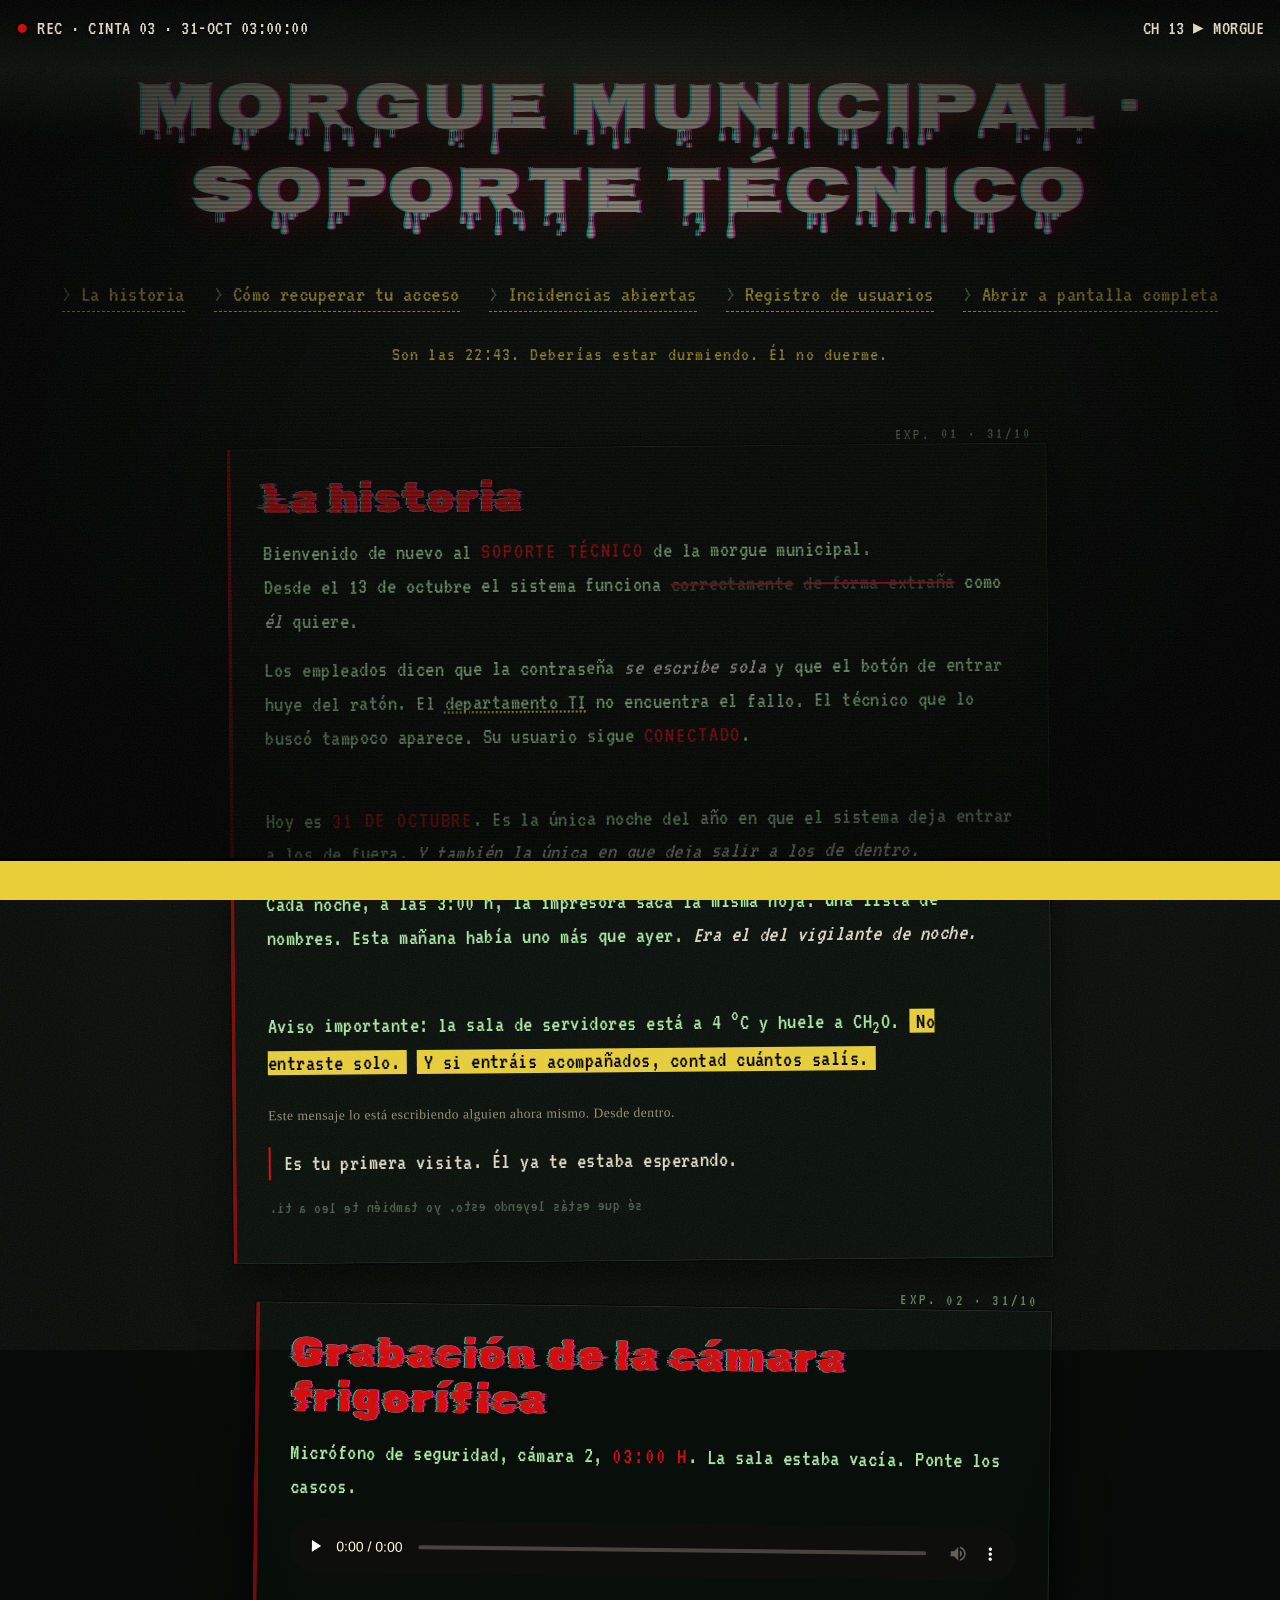
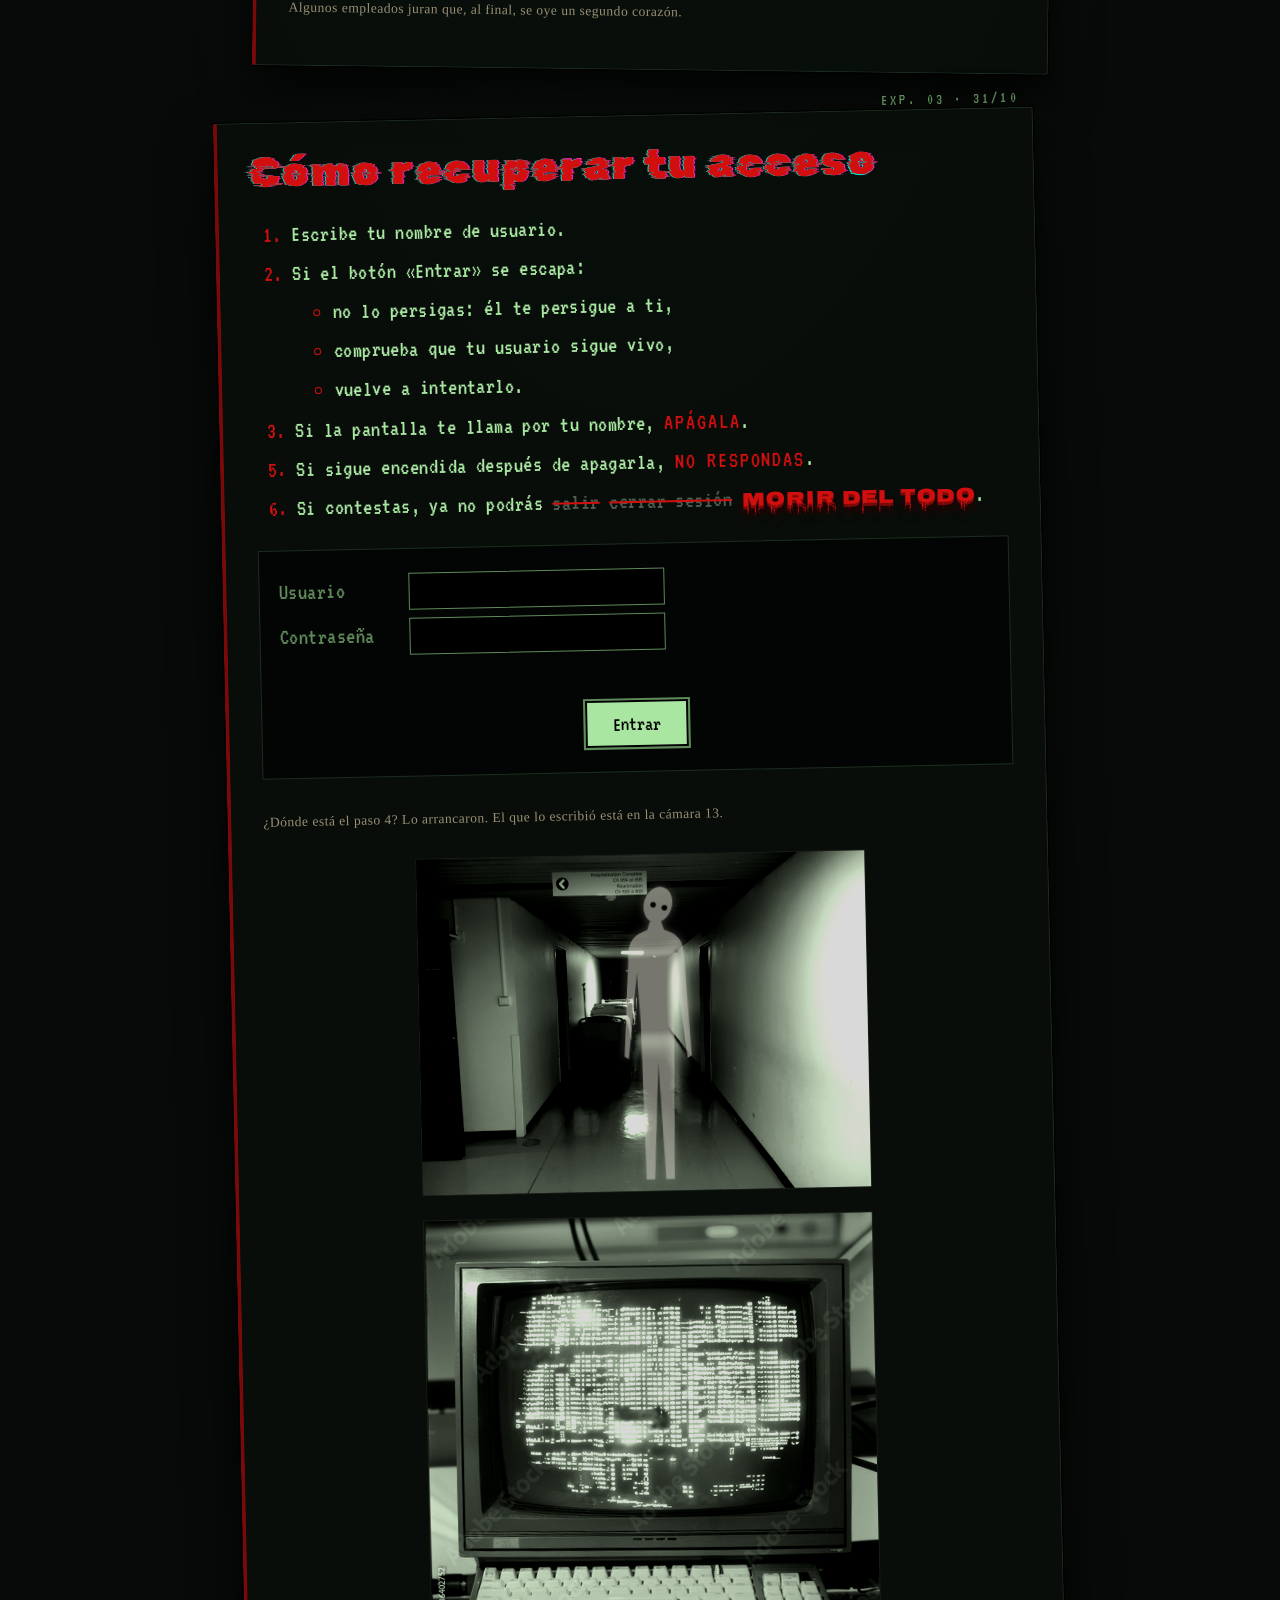
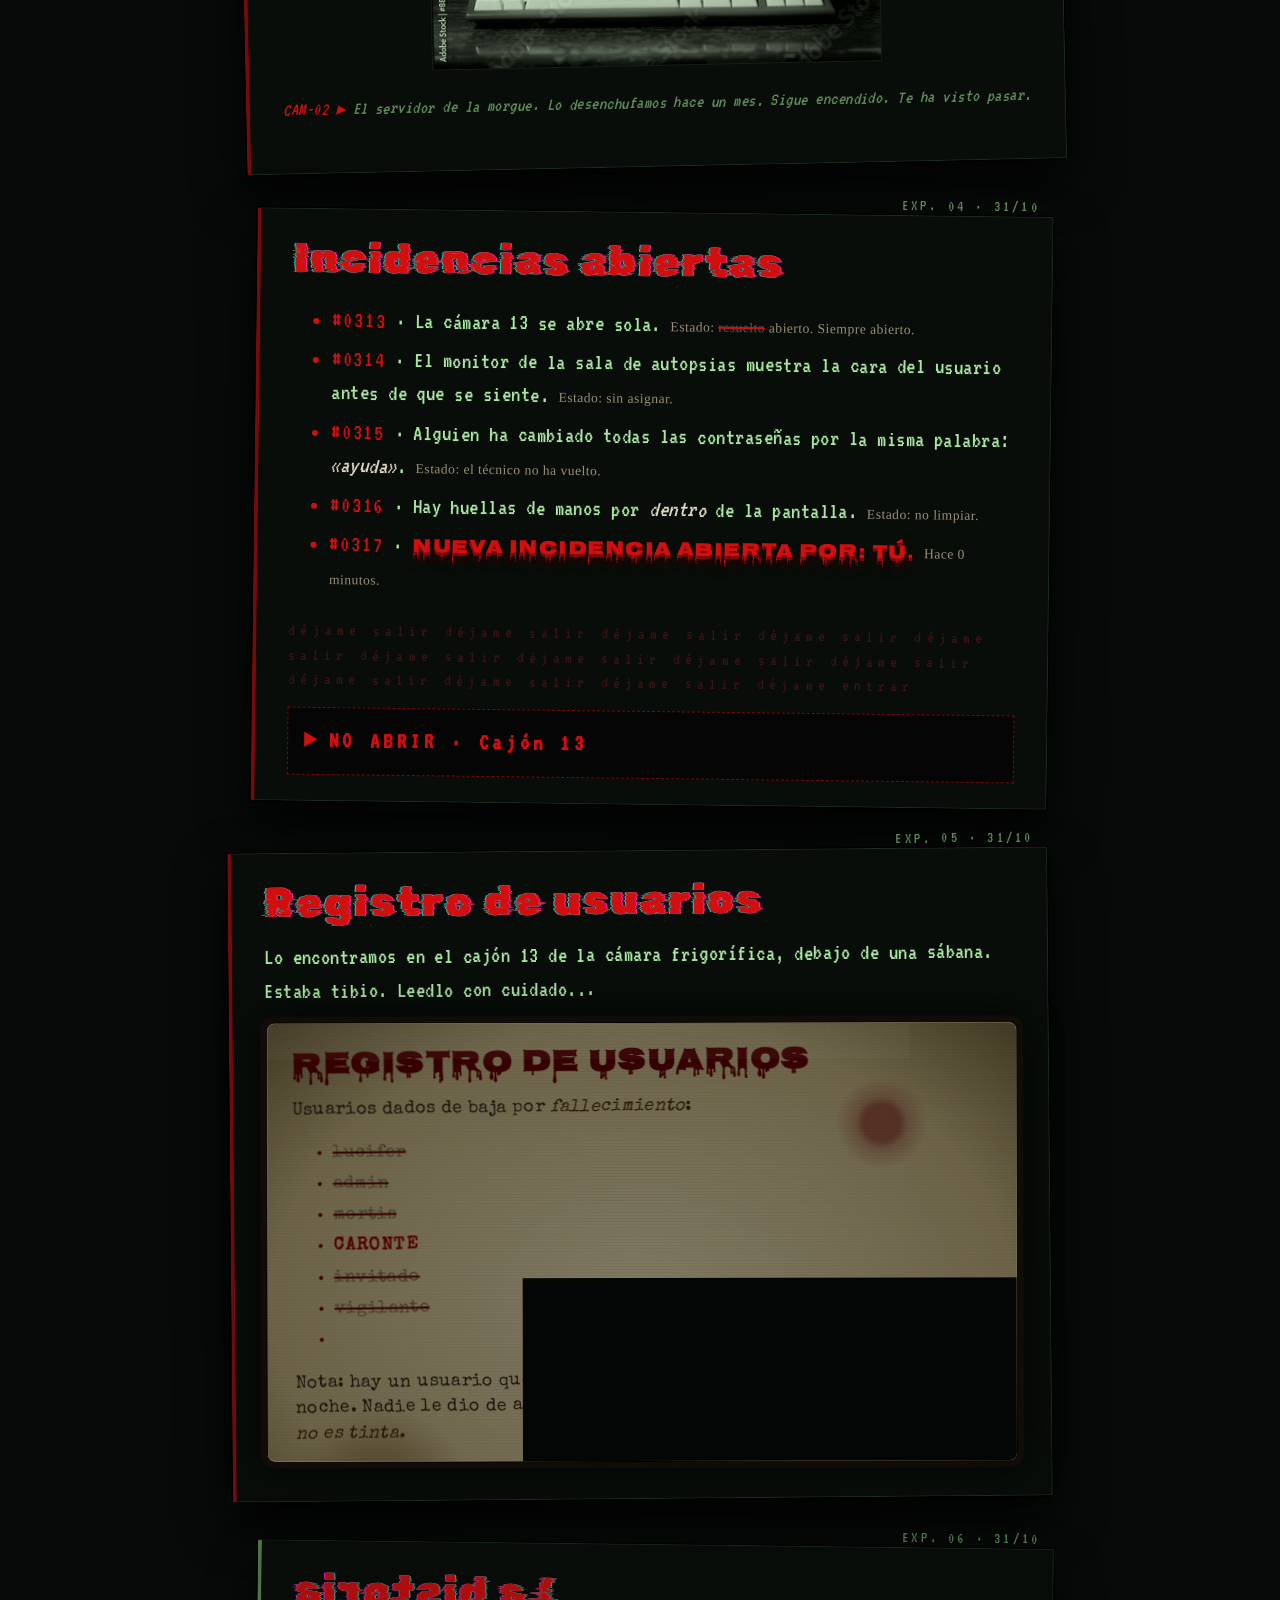
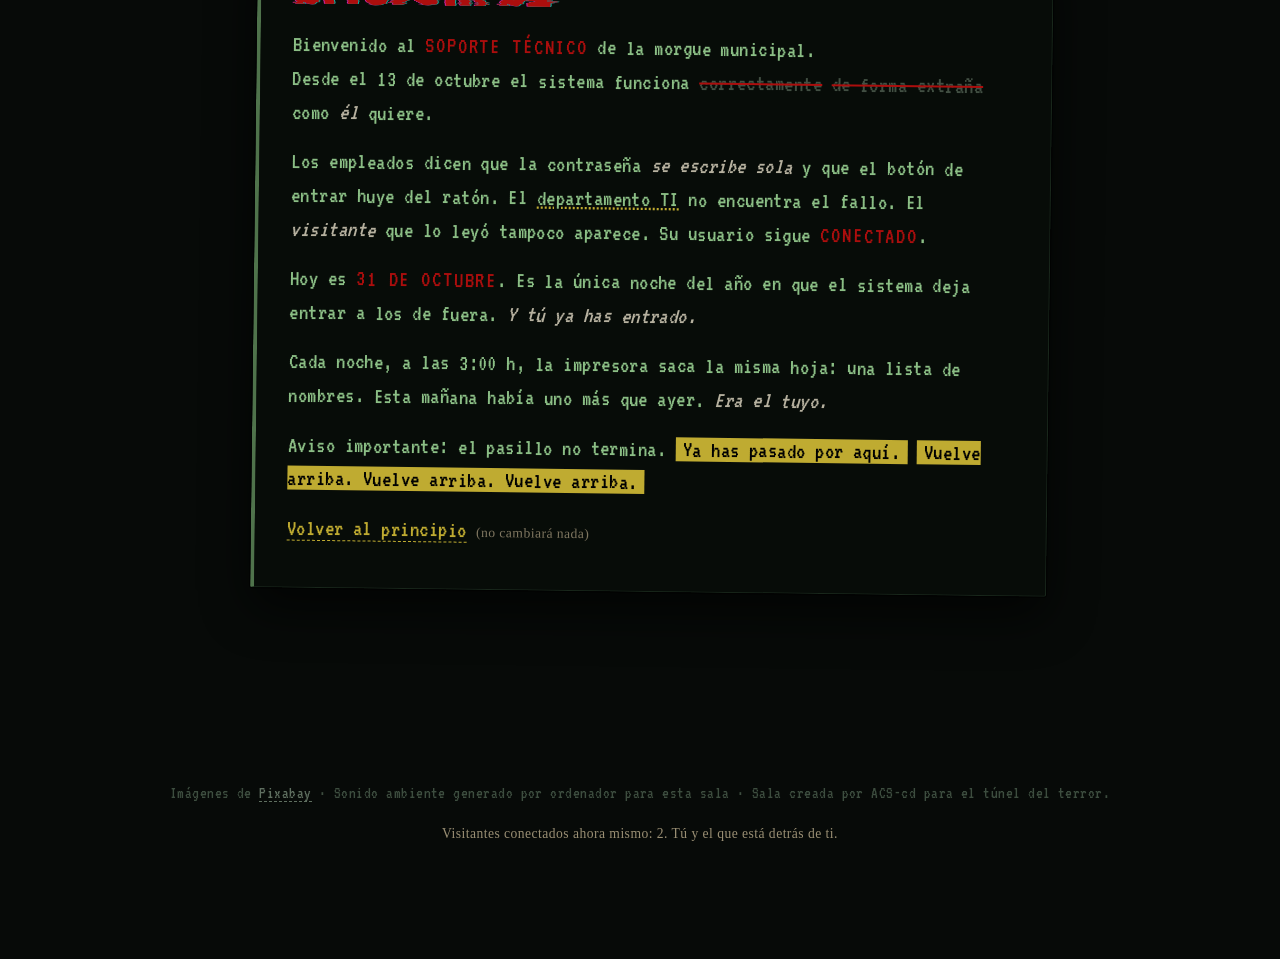
<file: index.html>
<!DOCTYPE html>
<html lang="es">
<head>
    <meta charset="UTF-8">
    <meta name="viewport" content="width=device-width, initial-scale=1.0">
    <meta name="author" content="ACS-cd">
    <title>Sala 3 · Morgue municipal · Soporte técnico</title>
    <link rel="stylesheet" href="css/terror.css">
    <link rel="stylesheet" href="css/pesadilla.css">
    <link rel="icon" id="icono" href="data:image/svg+xml,%3Csvg%20xmlns='http://www.w3.org/2000/svg'%20viewBox='0%200%2032%2032'%3E%3Cpath%20d='M2%2016%20Q16%204%2030%2016%20Q16%2028%202%2016Z'%20fill='%23ddd6c1'/%3E%3Ccircle%20cx='16'%20cy='16'%20r='6'%20fill='%237a0a0a'/%3E%3Ccircle%20cx='16'%20cy='16'%20r='2.5'%20fill='%23000'/%3E%3C/svg%3E">
    <script src="js/pesadilla.js" defer></script>
</head>
<body>
    <div class="rec" aria-hidden="true">REC · CINTA 03 · 31-OCT</div>
    <div class="canal" aria-hidden="true">CH 13 ▸ MORGUE</div>
    <div class="ojos" aria-hidden="true"></div>
    <header>
        <h1>Morgue municipal · Soporte técnico</h1>
        <nav>
            <ul>
                <li><a href="#historia">La historia</a></li>
                <li><a href="#lista">Cómo recuperar tu acceso</a></li>
                <li><a href="#incidencias">Incidencias abiertas</a></li>
                <li><a href="#pergamino">Registro de usuarios</a></li>
                <li><a href="pergamino.html">Abrir a pantalla completa</a></li>
            </ul>
        </nav>
        <p class="aviso-hora" id="hora"></p>
    </header>

    <main data-propietario="ACS-cd">
        <section id="historia">
            <h2>La historia</h2>
            <p><span data-despues="Bienvenido de nuevo">Bienvenido</span> al <strong>soporte técnico</strong> de la morgue municipal.<br>
            Desde el 13 de octubre el sistema funciona <del>correctamente</del> <del>de forma extraña</del> como <em>él</em> quiere.</p>
            <p>Los empleados dicen que la contraseña <em>se escribe sola</em> y que el botón de entrar huye del ratón.
            El <abbr title="Departamento de Tecnologías de la Información">departamento TI</abbr> no encuentra el fallo.
            El técnico que lo buscó tampoco aparece. Su usuario sigue <strong>conectado</strong>.
            <span class="oculto">Sigue aquí. Debajo del suelo técnico. Le oímos teclear.</span></p>
            <p>Hoy es <strong>31 de octubre</strong>. Es la única noche del año en que el sistema deja entrar a los de fuera.
            <em>Y también la única en que deja salir a los de dentro.</em></p>
            <p>Cada noche, a las 3:00 h, la impresora saca la misma hoja: una lista de nombres.
            Esta mañana había uno más que ayer. <em>Era el del vigilante de noche.</em>
            <span class="oculto">Mañana habrá otro. Ya ha empezado a escribirlo.</span></p>
            <p>Aviso importante: la sala de servidores está a 4 <sup>o</sup>C y huele a CH<sub>2</sub>O. <mark data-despues="No entraste solo.">No entréis solos.</mark>
            <mark>Y si entráis acompañados, contad cuántos salís.</mark></p>
            <p><small data-despues="Este mensaje lo está escribiendo alguien ahora mismo. Desde dentro.">Este mensaje se ha generado automáticamente... ¿o no? Lleva tu nombre en la última línea del código.</small></p>
            <p class="visitas" id="visitas"></p>
            <!-- El usuario válido está en el registro (pergamino.html) -->
            <p class="espejo">sé que estás leyendo esto. yo también te leo a ti.</p>
            <!-- No mires detrás de ti. Ya sabemos que estás leyendo el código fuente. -->
        </section>

        <section id="sonido">
            <h2>Grabación de la cámara frigorífica</h2>
            <p>Micrófono de seguridad, cámara 2, <strong>03:00 h</strong>. La sala estaba vacía. Ponte los cascos.</p>
            <audio src="audio/morgue.mp3" controls loop preload="none">Tu navegador no puede reproducir la grabación. Mejor para ti.</audio>
            <p><small>Algunos empleados juran que, al final, se oye un segundo corazón. <span class="oculto">Es el tuyo. Se está acompasando con el de él.</span></small></p>
        </section>

        <section id="lista">
            <h2>Cómo recuperar tu acceso</h2>
            <ol>
                <li>Escribe tu nombre de usuario.</li>
                <li>Si el botón «Entrar» se escapa:
                    <ul>
                        <li data-despues="no lo persigas: él te persigue a ti,">no lo persigas,</li>
                        <li>comprueba que tu usuario sigue vivo,</li>
                        <li>vuelve a intentarlo.</li>
                    </ul>
                </li>
                <li>Si la pantalla te llama por tu nombre, <strong>apágala</strong>.</li>
                <li value="5">Si sigue encendida después de apagarla, <strong>no respondas</strong>.</li>
                <li>Si contestas, ya no podrás <del>salir</del> <del>cerrar sesión</del> <span class="sangre">morir del todo</span>.</li>
            </ol>
            <form class="login" id="login" action="#" autocomplete="off">
                <p><label for="usuario">Usuario</label> <input id="usuario" name="usuario" type="text" maxlength="20" spellcheck="false"></p>
                <p><label for="clave">Contraseña</label> <input id="clave" name="clave" type="password" readonly></p>
                <p class="respuesta" id="respuesta" aria-live="polite"></p>
                <p><button type="button" id="entrar">Entrar</button></p>
            </form>
            <p class="tras-boton" id="tras-boton" hidden>No tenías que pulsarlo. <a href="camara13.html">Ahora tienes que bajar a la cámara 13.</a></p>
            <p><small>¿Dónde está el paso 4? Lo arrancaron. El que lo escribió está en la cámara 13.</small></p>
            <div class="pasillo">
                <img src="img/morgue.jpg" alt="Pasillo de hospital antiguo con luces fluorescentes parpadeando y camas vacías al fondo" width="450">
            </div>
            <figure>
                <img src="img/ordenador.jpg" alt="Ordenador viejo con la pantalla verde en una sala oscura" width="450">
                <figcaption data-despues="El servidor de la morgue. Lo desenchufamos hace un mes. Sigue encendido. Te ha visto pasar.">El servidor de la morgue. Lo desenchufamos hace un mes. Sigue encendido. <em>No te acerques demasiado.</em></figcaption>
            </figure>
        </section>

        <section id="incidencias">
            <h2>Incidencias abiertas</h2>
            <ul>
                <li><strong>#0313</strong> · La cámara 13 se abre sola. <small>Estado: <del>resuelto</del> abierto. Siempre abierto.</small></li>
                <li><strong>#0314</strong> · El monitor de la sala de autopsias muestra la cara del usuario antes de que se siente. <small>Estado: sin asignar.</small></li>
                <li><strong>#0315</strong> · Alguien ha cambiado todas las contraseñas por la misma palabra: <em>«ayuda»</em>. <small>Estado: el técnico no ha vuelto.</small></li>
                <li><strong>#0316</strong> · Hay huellas de manos por <em>dentro</em> de la pantalla. <small>Estado: no limpiar.</small></li>
                <li><strong>#0317</strong> · <span class="sangre">Nueva incidencia abierta por: tú.</span> <small id="hace">Hace 0 minutos.</small></li>
            </ul>
            <p class="repite">déjame salir déjame salir déjame salir déjame salir déjame salir déjame salir déjame salir déjame salir déjame salir déjame salir déjame salir déjame salir déjame entrar</p>
            <details class="prohibido">
                <summary>NO ABRIR · Cajón 13</summary>
                <p>TE ESTÁ MIRANDO</p>
                <p><small>Ahora él también sabe tu nombre de usuario.</small></p>
            </details>
        </section>

        <section id="pergamino">
            <h2>Registro de usuarios</h2>
            <p>Lo encontramos en el cajón 13 de la cámara frigorífica, debajo de una sábana. Estaba tibio. Leedlo con cuidado...</p>
            <iframe src="pergamino.html" title="Registro de usuarios" width="600" height="400"></iframe>
        </section>

        <!-- Esta sección no debería estar aquí. Nadie la ha escrito. -->
        <section id="historia-otra-vez" class="repetida">
            <h2>La historia</h2>
            <p>Bienvenido al <strong>soporte técnico</strong> de la morgue municipal.<br>
            Desde el 13 de octubre el sistema funciona <del>correctamente</del> <del>de forma extraña</del> como <em>él</em> quiere.</p>
            <p>Los empleados dicen que la contraseña <em>se escribe sola</em> y que el botón de entrar huye del ratón.
            El <abbr title="Departamento de Tecnologías de la Información">departamento TI</abbr> no encuentra el fallo.
            El <em>visitante</em> que lo leyó tampoco aparece. Su usuario sigue <strong>conectado</strong>.</p>
            <p>Hoy es <strong>31 de octubre</strong>. Es la única noche del año en que el sistema deja entrar a los de fuera.
            <em>Y tú ya has entrado.</em></p>
            <p>Cada noche, a las 3:00 h, la impresora saca la misma hoja: una lista de nombres.
            Esta mañana había uno más que ayer. <em>Era el tuyo.</em></p>
            <p>Aviso importante: el pasillo no termina. <mark>Ya has pasado por aquí.</mark>
            <mark>Vuelve arriba. Vuelve arriba. Vuelve arriba.</mark></p>
            <p><a href="#historia">Volver al principio</a> <small>(no cambiará nada)</small></p>
        </section>
    </main>

    <footer>
        <p>Imágenes de <a href="https://pixabay.com" target="_blank" rel="noopener">Pixabay</a> · Sonido ambiente generado por ordenador para esta sala · Sala creada por ACS-cd para el túnel del terror<a class="grieta" href="camara13.html">.</a></p>
        <p><small>Visitantes conectados ahora mismo: 2. Tú y el que está detrás de ti.</small></p>
    </footer>
    <div class="emision" aria-hidden="true">
        <p>⚠ AVISO DE EMERGENCIA · NOCHE DEL 31 DE OCTUBRE · SE RUEGA A LA POBLACIÓN QUE NO SALGA DE CASA · NO ABRA LA PUERTA A NADIE QUE DIGA TRABAJAR EN LA MORGUE MUNICIPAL · SI ALGUIEN DE SU FAMILIA LE LLAMA DESDE OTRA HABITACIÓN, NO CONTESTE · NO MIRE POR LA VENTANA · LOS CUERPOS DE LA CÁMARA 13 NO HAN SIDO LOCALIZADOS · ESTE MENSAJE SE REPETIRÁ · ESTE MENSAJE SE REPETIRÁ · ESTE MENSAJE SE REPETIRÁ · YA ESTÁ DENTRO ·</p>
    </div>
    <!-- Registro de usuarios · alta nueva: visitante (tú). Hora de acceso: ahora. Estado: ya no puede salir. -->
    <!-- La cámara 13 está en camara13.html. No bajes. -->
</body>
</html>
</file>
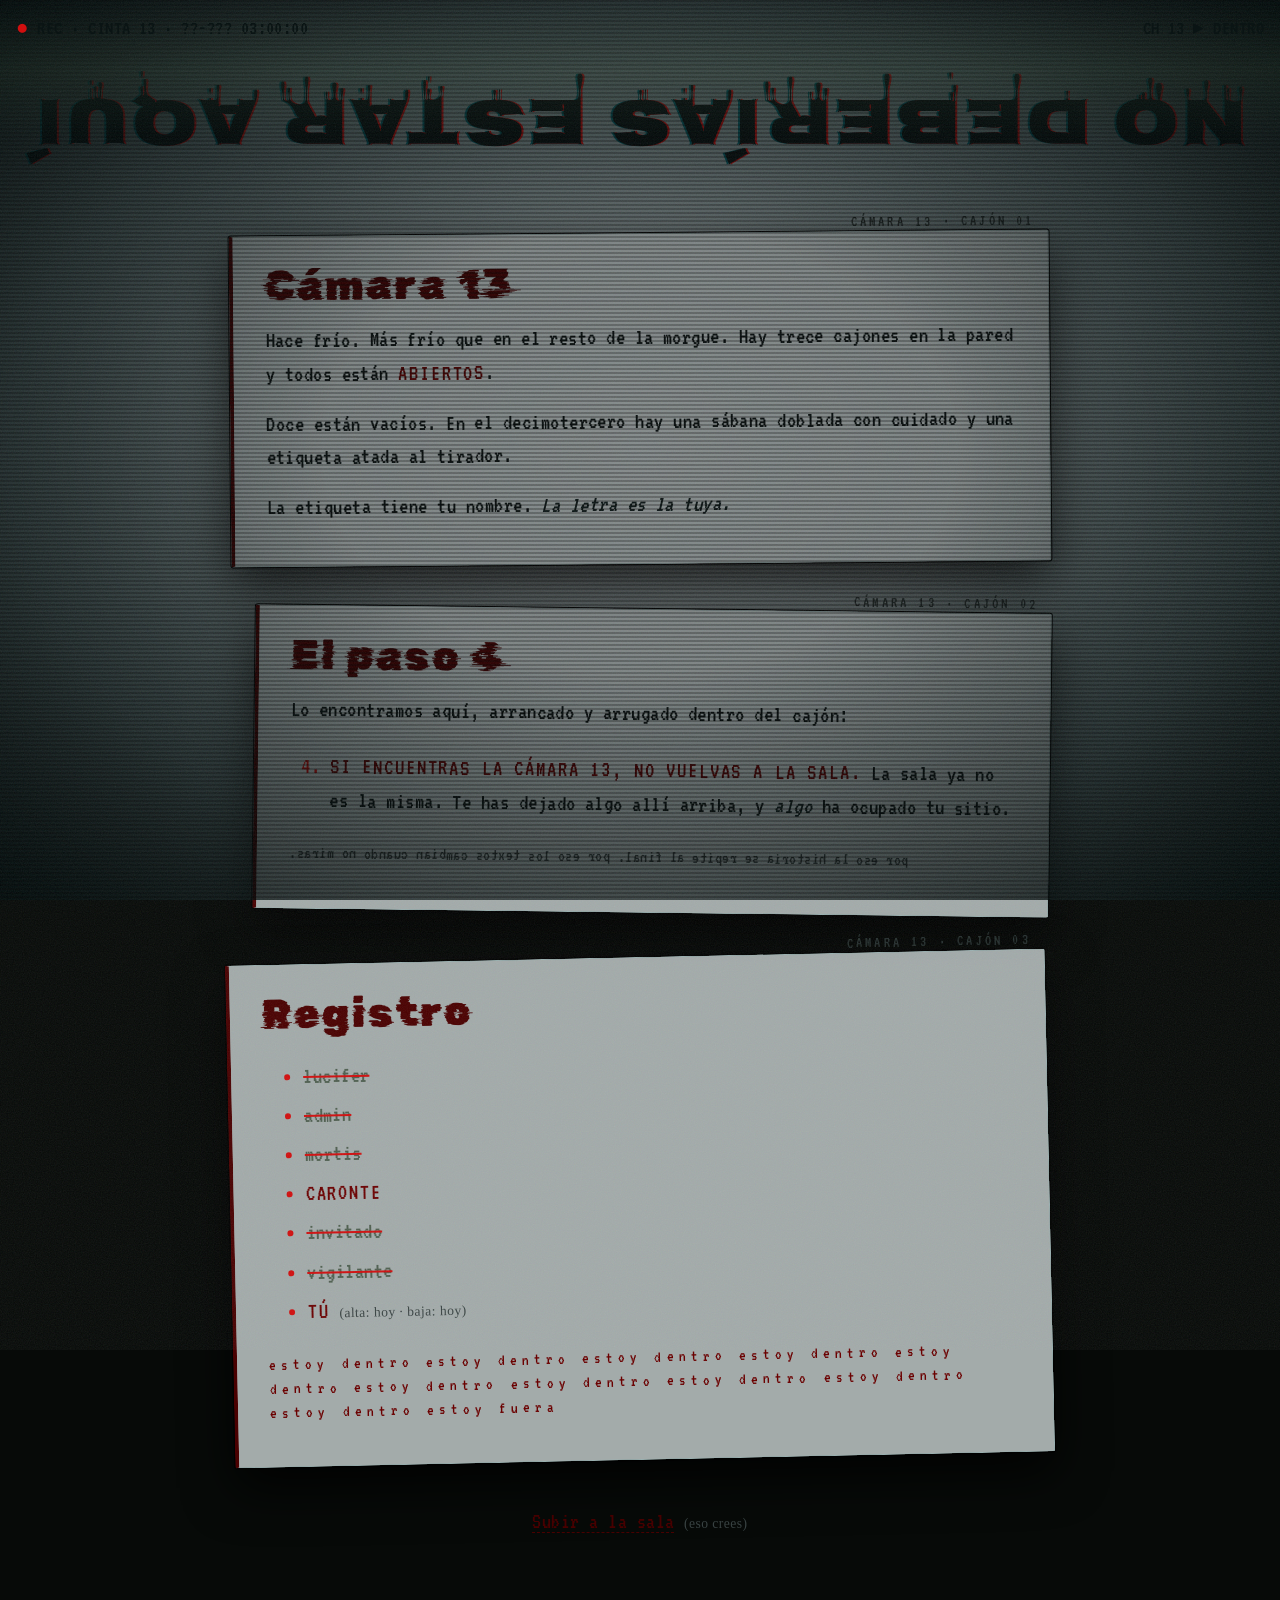
<file: camara13.html>
<!DOCTYPE html>
<html lang="es">
<head>
    <meta charset="UTF-8">
    <meta name="viewport" content="width=device-width, initial-scale=1.0">
    <meta name="author" content="ACS-cd">
    <title>Cámara 13</title>
    <link rel="stylesheet" href="css/terror.css">
    <link rel="stylesheet" href="css/pesadilla.css">
    <script src="js/pesadilla.js" defer></script>
</head>
<body class="otro-lado">
    <div class="rec" aria-hidden="true">REC · CINTA 13 · ??-???</div>
    <div class="canal" aria-hidden="true">CH 13 ▸ DENTRO</div>
    <header>
        <h1>No deberías estar aquí</h1>
    </header>
    <main>
        <section>
            <h2>Cámara 13</h2>
            <p>Hace frío. Más frío que en el resto de la morgue. Hay trece cajones en la pared y todos están <strong>abiertos</strong>.</p>
            <p>Doce están vacíos. En el decimotercero hay una sábana doblada con cuidado y una etiqueta atada al tirador.</p>
            <p>La etiqueta tiene tu nombre<span id="etiqueta"></span>. <em>La letra es la tuya.</em></p>
        </section>
        <section>
            <h2>El paso 4</h2>
            <p>Lo encontramos aquí, arrancado y arrugado dentro del cajón:</p>
            <ol start="4">
                <li><strong>Si encuentras la cámara 13, no vuelvas a la sala.</strong> La sala ya no es la misma. Te has dejado algo allí arriba, y <em>algo</em> ha ocupado tu sitio.</li>
            </ol>
            <p class="espejo">por eso la historia se repite al final. por eso los textos cambian cuando no miras.</p>
        </section>
        <section>
            <h2>Registro</h2>
            <ul>
                <li><del>lucifer</del></li>
                <li><del>admin</del></li>
                <li><del>mortis</del></li>
                <li><strong>caronte</strong></li>
                <li><del>invitado</del></li>
                <li><del>vigilante</del></li>
                <li><strong id="registro-tu">tú</strong> <small>(alta: hoy · baja: hoy)</small></li>
            </ul>
            <p class="repite">estoy dentro estoy dentro estoy dentro estoy dentro estoy dentro estoy dentro estoy dentro estoy dentro estoy dentro estoy dentro estoy fuera</p>
        </section>
        <p class="salida"><a href="index.html">Subir a la sala</a> <small>(eso crees)</small></p>
    </main>
    <!-- Si estás leyendo esto, sube. Rápido. Antes de que la sala te olvide. -->
</body>
</html>
</file>
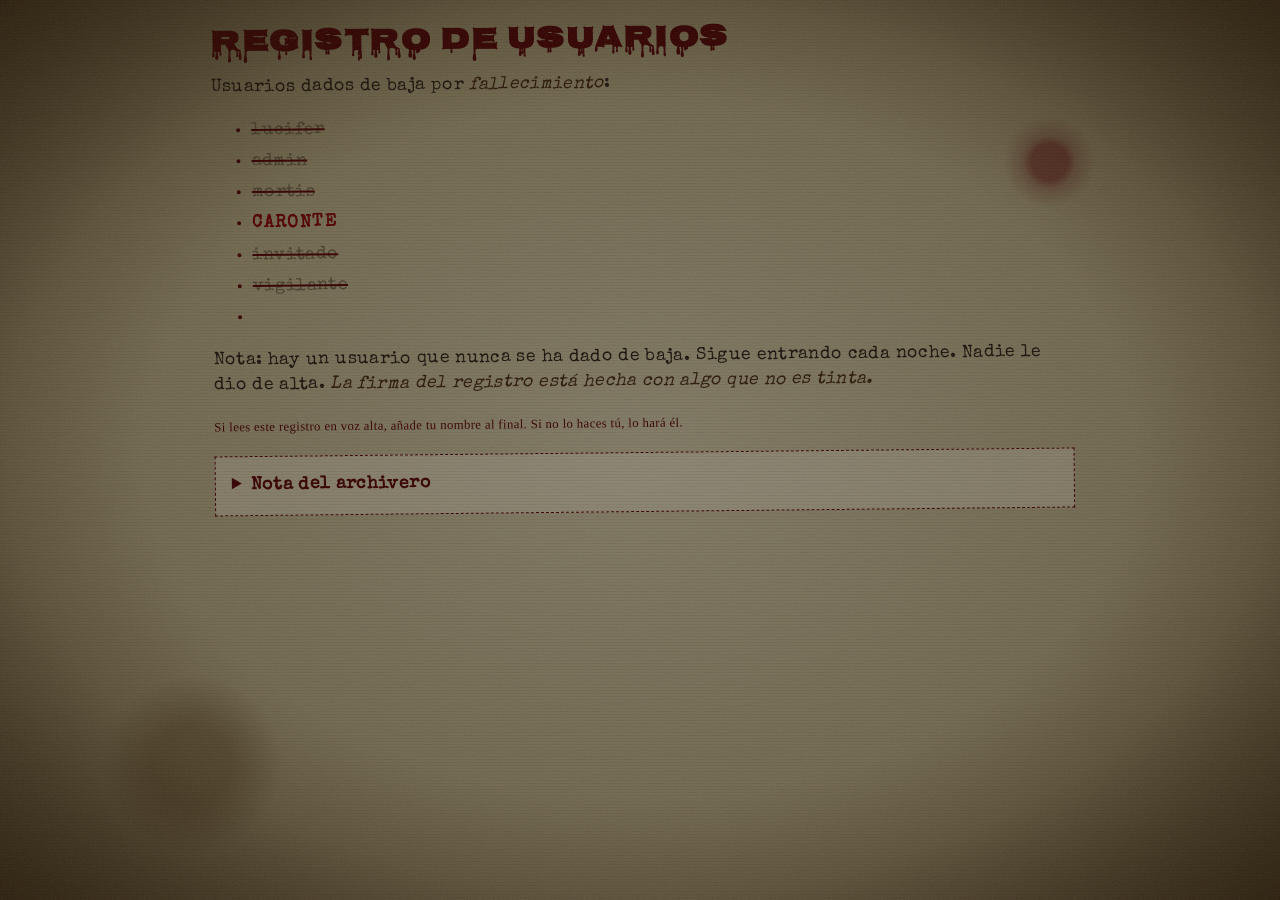
<file: pergamino.html>
<!DOCTYPE html>
<html lang="es">
<head>
    <meta charset="UTF-8">
    <meta name="viewport" content="width=device-width, initial-scale=1.0">
    <meta name="author" content="ACS-cd">
    <title>Registro de usuarios · Sala 3</title>
    <link rel="stylesheet" href="css/terror.css">
    <link rel="stylesheet" href="css/pesadilla.css">
    <script src="js/pesadilla.js" defer></script>
</head>
<body class="pergamino">
    <main>
        <h1>Registro de usuarios</h1>
        <p>Usuarios dados de baja por <em>fallecimiento</em>:</p>
        <ul>
            <li><del>lucifer</del></li>
            <li><del>admin</del></li>
            <li><del>mortis</del></li>
            <li><strong>caronte</strong></li>
            <li><del>invitado</del></li>
            <li><del>vigilante</del></li>
            <li class="tu"><span class="oculto">tú</span></li>
        </ul>
        <p>Nota: hay un usuario que nunca se ha dado de baja. Sigue entrando cada noche.
        Nadie le dio de alta. <em>La firma del registro está hecha con algo que no es tinta.</em></p>
        <p><small>Si lees este registro en voz alta, añade tu nombre al final. Si no lo haces tú, lo hará él.</small></p>
        <details>
            <summary>Nota del archivero</summary>
            <p>El último acceso registrado fue a las 3:00 h. Su nombre de usuario: <strong>caronte</strong>.</p>
            <p>Desde entonces no he vuelto a salir del archivo. La puerta está abierta, pero el pasillo no termina.
            <em>Si estás leyendo esto, ya te ha visto.</em>
            <span class="oculto">Acabo de oír pasos en el pasillo. No son míos.</span></p>
        </details>
    </main>
</body>
</html>
</file>
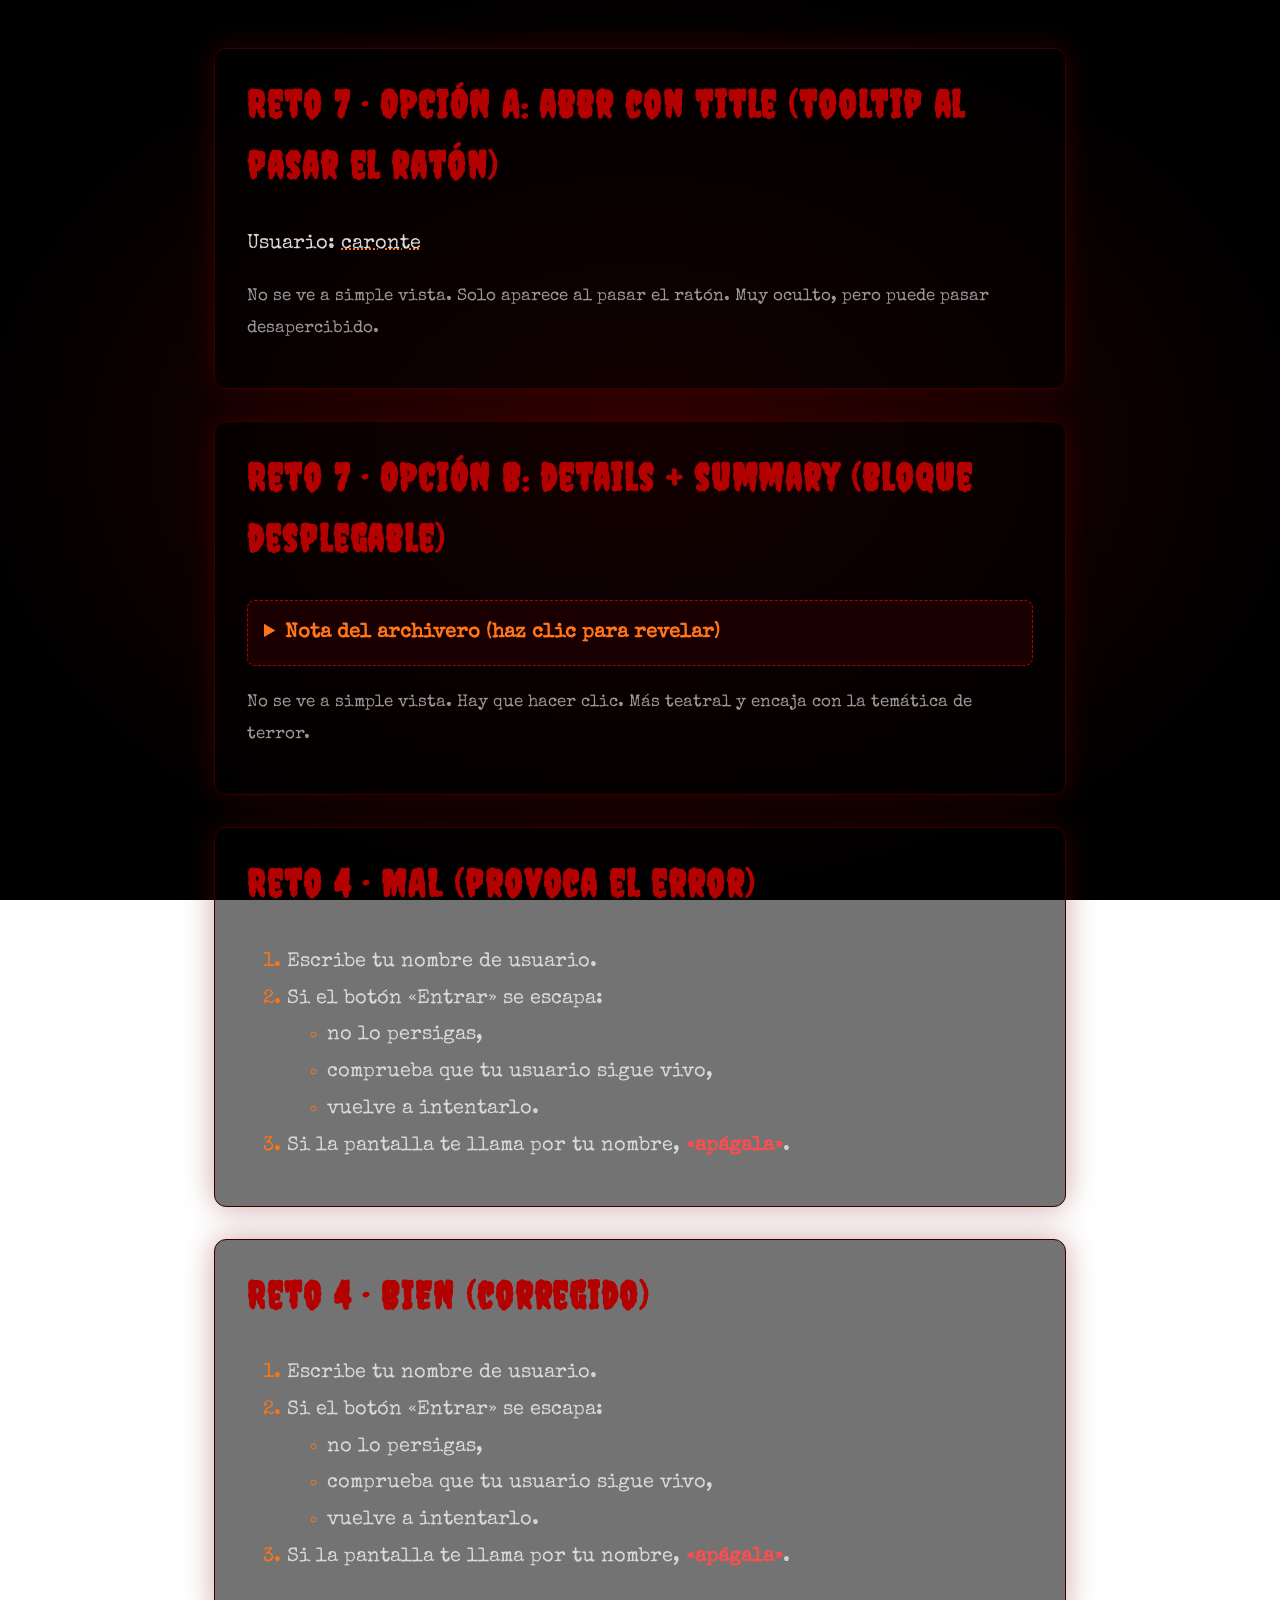
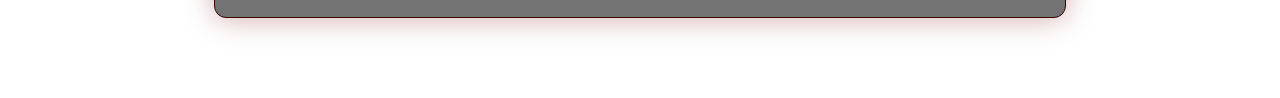
<file: pruebas.html>
<!DOCTYPE html>
<html lang="es">
<head>
    <meta charset="UTF-8">
    <meta name="viewport" content="width=device-width, initial-scale=1.0">
    <title>Pruebas · Retos 4 y 7</title>
    <link rel="stylesheet" href="css/terror.css">
</head>
<body>
    <main>

        <!-- ══════════════════════════════════════════════════════ -->
        <!--  RETO 7 · Prueba de formas de esconder la pista       -->
        <!-- ══════════════════════════════════════════════════════ -->

        <section>
            <h2>Reto 7 · OPCIÓN A: abbr con title (tooltip al pasar el ratón)</h2>
            <p>Usuario: <abbr title="Este es el usuario válido. Escríbelo en el login.">caronte</abbr></p>
            <p><small>No se ve a simple vista. Solo aparece al pasar el ratón. Muy oculto, pero puede pasar desapercibido.</small></p>
        </section>

        <section>
            <h2>Reto 7 · OPCIÓN B: details + summary (bloque desplegable)</h2>
            <details>
                <summary>Nota del archivero (haz clic para revelar)</summary>
                <p>Hay un usuario que nunca fue dado de baja. Su nombre: <strong>caronte</strong>.</p>
            </details>
            <p><small>No se ve a simple vista. Hay que hacer clic. Más teatral y encaja con la temática de terror.</small></p>
        </section>

        <!-- ══════════════════════════════════════════════════════ -->
        <!--  RETO 4 · Listas anidadas: MAL y BIEN                 -->
        <!-- ══════════════════════════════════════════════════════ -->

        <section>
            <h2>Reto 4 · MAL (provoca el error)</h2>
            <ol>
                <li>Escribe tu nombre de usuario.</li>
                <li>Si el botón «Entrar» se escapa:</li>
                <ul>
                    <li>no lo persigas,</li>
                    <li>comprueba que tu usuario sigue vivo,</li>
                    <li>vuelve a intentarlo.</li>
                </ul>
                <li>Si la pantalla te llama por tu nombre, <strong>«apágala»</strong>.</li>
            </ol>
        </section>

        <section>
            <h2>Reto 4 · BIEN (corregido)</h2>
            <ol>
                <li>Escribe tu nombre de usuario.</li>
                <li>Si el botón «Entrar» se escapa:
                    <ul>
                        <li>no lo persigas,</li>
                        <li>comprueba que tu usuario sigue vivo,</li>
                        <li>vuelve a intentarlo.</li>
                    </ul>
                </li>
                <li>Si la pantalla te llama por tu nombre, <strong>«apágala»</strong>.</li>
            </ol>
        </section>

    </main>
</body>
</html>
</file>
<file: css/terror.css>
/* terror.css · Hoja de estilos del túnel del terror
   La da la profesora: copiadla tal cual. Funciona sola con las etiquetas HTML
   (no hace falta poner clases, salvo class="pergamino" en el body del pergamino). */
@import url("https://fonts.googleapis.com/css2?family=Creepster&family=Special+Elite&display=swap");

* { box-sizing: border-box; }
body {
    margin: 0;
    min-height: 100vh;
    color: #d9d9d9;
    font-family: "Special Elite", "Courier New", monospace;
    font-size: 1.25rem;
    line-height: 1.6;
    background: radial-gradient(ellipse at center, #2a0000 0%, #000000 75%) fixed;
}
header { text-align: center; padding: 2rem 1rem 0.5rem; }
h1 {
    font-family: "Creepster", fantasy;
    font-size: 5rem;
    letter-spacing: 0.05em;
    color: #ff7518;
    margin: 0;
    text-shadow: 0 0 20px #ff0000;
    animation: vela 4s ease-in-out infinite;
}
@keyframes vela { 0%, 100% { opacity: 1; } 50% { opacity: 0.8; } }
h2 { font-family: "Creepster", fantasy; font-size: 2.4rem; letter-spacing: 0.05em; color: #b30000; margin-top: 0; }
nav ul { list-style: none; padding: 0; display: flex; flex-wrap: wrap; gap: 1.5rem; justify-content: center; }
a { color: #ff7518; }
a:hover { color: #ff2a2a; }
main { max-width: 900px; margin: 0 auto; padding: 1rem 1.5rem 3rem; }
section {
    background: rgba(0, 0, 0, 0.55);
    border: 1px solid #3a0000;
    border-radius: 12px;
    padding: 1.5rem 2rem;
    margin: 2rem 0;
    box-shadow: 0 0 30px rgba(120, 0, 0, 0.35);
}
em { color: #e8d5a3; }
strong { color: #ff4d4d; }
mark { background: #5c0000; color: #ffffff; padding: 0 0.2em; }
del { color: #777777; }
abbr[title] { text-decoration: underline dotted #ff7518; cursor: help; }
small { color: #999999; }
li { margin: 0.3rem 0; }
li::marker { color: #ff7518; }
figure { margin: 1.5rem auto; text-align: center; }
img { max-width: 100%; height: auto; border: 4px solid #3b2a1a; filter: grayscale(0.4) contrast(1.1); }
figcaption { font-style: italic; color: #aaaaaa; margin-top: 0.5rem; }
iframe { width: 100%; height: 420px; border: 6px double #8b6b2e; border-radius: 8px; background: #e8d5a3; }
details { background: #1a0000; border: 1px dashed #b30000; border-radius: 8px; padding: 1rem; }
summary { cursor: pointer; color: #ff7518; font-weight: bold; }
audio { display: block; margin: 1rem auto; }
footer { text-align: center; color: #777777; font-size: 0.9rem; padding: 2rem 1rem; }

/* El pergamino (la página que va dentro del iframe) */
body.pergamino { background: #e8d5a3; color: #3b2a1a; padding: 1.5rem; }
body.pergamino h1 { font-size: 2.5rem; color: #5c0000; text-shadow: none; animation: none; }
body.pergamino strong { color: #8b0000; }
body.pergamino em { color: #5c3a1a; }
body.pergamino details { background: #f3e6c4; border-color: #8b0000; }
body.pergamino summary { color: #8b0000; }
body.pergamino del { color: #8a7a60; }

/* Si el ordenador pide menos movimiento, quitamos la animación */
@media (prefers-reduced-motion: reduce) { h1 { animation: none; } }
</file>
<file: css/pesadilla.css>
/* pesadilla.css · Sala 3 (ACS-cd) · Rediseño completo
   Estética "analog horror": cinta VHS de vigilancia + aviso de emergencia + morgue clínica.
   Se carga DESPUÉS de terror.css (que se queda tal cual la dio la profesora) y la sobrescribe entera.
   Solo CSS: sin JavaScript. */
@import url("https://fonts.googleapis.com/css2?family=Nosifer&family=Rubik+Glitch&family=VT323&family=Special+Elite&family=Homemade+Apple&display=swap");

/* Contador de segundos para el reloj de la cinta (solo CSS) */
@property --seg { syntax: "<integer>"; initial-value: 0; inherits: false; }
@property --min { syntax: "<integer>"; initial-value: 0; inherits: false; }

:root {
    --fondo: #070a08;          /* negro verdoso de pasillo de hospital */
    --fosforo: #a8e6a1;        /* verde de monitor viejo */
    --fosforo-tenue: #5f8a5a;
    --hueso: #ddd6c1;          /* blanco hueso, nunca blanco puro */
    --sangre: #7a0a0a;         /* sangre seca */
    --sangre-viva: #d10f0f;
    --aviso: #e8cf3a;          /* amarillo de emergencia */
    --cian: #00e5d4;           /* desfase de color VHS */
    --magenta: #ff2bd6;
}

/* ════════ Base ════════ */
html { background: var(--fondo); scrollbar-color: var(--sangre) #000000; }
body {
    background:
        radial-gradient(ellipse 80% 60% at 50% 0%, rgba(80, 120, 80, 0.12), transparent 70%),
        linear-gradient(#070a08, #020302) fixed;
    color: var(--fosforo);
    font-family: "VT323", "Courier New", monospace;
    font-size: 1.45rem;
    line-height: 1.45;
    letter-spacing: 0.02em;
    cursor: crosshair;
}
/* La luz se va apagando mientras estás en la sala */
html::after {
    content: "";
    position: fixed;
    inset: 0;
    pointer-events: none;
    z-index: 8;
    background: #000000;
    opacity: 0;
    animation: se-apaga 240s linear forwards;
}
@keyframes se-apaga { to { opacity: 0.4; } }
::selection { background: var(--sangre-viva); color: #000000; }

/* ════════ Capas: grano de cinta, viñeta y líneas de monitor ════════ */
html::before {
    content: "";
    position: fixed;
    inset: -50%;
    pointer-events: none;
    z-index: 12;
    opacity: 0.09;
    background-image: url("data:image/svg+xml,%3Csvg xmlns='http://www.w3.org/2000/svg' width='220' height='220'%3E%3Cfilter id='n'%3E%3CfeTurbulence type='fractalNoise' baseFrequency='0.85' numOctaves='3' stitchTiles='stitch'/%3E%3C/filter%3E%3Crect width='100%25' height='100%25' filter='url(%23n)'/%3E%3C/svg%3E");
    animation: grano 0.4s steps(4) infinite;
}
@keyframes grano {
    0% { transform: translate(0, 0); }
    25% { transform: translate(-7%, 4%); }
    50% { transform: translate(5%, -6%); }
    75% { transform: translate(-3%, -2%); }
}
body::before {
    content: "";
    position: fixed;
    inset: 0;
    pointer-events: none;
    z-index: 10;
    background: radial-gradient(ellipse at center, transparent 40%, rgba(0, 0, 0, 0.92) 100%);
    animation: respira 7s ease-in-out infinite;
}
@keyframes respira { 0%, 100% { opacity: 0.8; } 50% { opacity: 1; } }
body::after {
    content: "";
    position: fixed;
    inset: 0;
    pointer-events: none;
    z-index: 11;
    background:
        linear-gradient(to bottom, transparent 0, rgba(168, 230, 161, 0.06) 50%, transparent 100%) 0 0 / 100% 140px no-repeat,
        repeating-linear-gradient(to bottom, rgba(0, 0, 0, 0.25) 0 2px, transparent 2px 4px);
    animation: barrido 6s linear infinite, apagon 13s steps(1) infinite;
}
/* La banda de interferencia que baja por la pantalla */
@keyframes barrido { from { background-position: 0 -140px, 0 0; } to { background-position: 0 110vh, 0 0; } }
/* Apagón: la pantalla se va a negro un instante, como si alguien pasara delante */
@keyframes apagon {
    0%, 61%, 62.5%, 63.5%, 100% { background-color: transparent; }
    61.5%, 63% { background-color: rgba(0, 0, 0, 0.95); }
}

/* ════════ Cabecera ════════ */
header { padding: 4.5rem 1rem 1rem; text-align: center; }
header h1 {
    font-family: "Nosifer", fantasy;
    font-size: clamp(2.2rem, 6vw, 4.2rem);
    font-weight: normal;
    line-height: 1.25;
    letter-spacing: 0.04em;
    color: var(--hueso);
    text-shadow: -2px 0 var(--cian), 2px 0 var(--magenta), 0 0 30px rgba(209, 15, 15, 0.6);
    animation: glitch 7s steps(1) infinite, deriva 31s ease-in-out infinite;
}
@keyframes glitch {
    0%, 90%, 100% { clip-path: none; transform: none; }
    91% { clip-path: inset(10% 0 55% 0); transform: translate(-9px, 0) skewX(18deg); }
    92% { clip-path: inset(60% 0 8% 0); transform: translate(11px, 0); }
    93% { clip-path: none; transform: scaleY(1.6); opacity: 0.25; }
    94% { transform: translate(-3px, 2px) scaleX(-1); }
}
/* El título se va torciendo despacio. Casi no se nota. Casi. */
@keyframes deriva { 0%, 100% { rotate: 0deg; } 50% { rotate: -1.4deg; } }

nav ul { list-style: none; padding: 0; margin: 2rem 0 0; display: flex; flex-wrap: wrap; gap: 0.6rem 1.8rem; justify-content: center; }
a { color: var(--aviso); text-decoration: none; border-bottom: 1px dashed currentColor; }
a:hover { color: var(--sangre-viva); }
/* Al pasar el ratón, los enlaces del menú se dan la vuelta */
nav a { display: inline-block; transition: transform 0.15s; }
nav a:hover { transform: scaleX(-1); }
nav a::before { content: "> "; color: var(--fosforo-tenue); }

/* ════════ Contenido ════════ */
main { max-width: 860px; margin: 0 auto; padding: 1rem 1.25rem 7rem; }
section {
    position: relative;
    background: rgba(8, 14, 10, 0.88);
    border: 1px solid #1d2e20;
    border-left: 4px solid var(--sangre);
    border-radius: 2px;
    padding: 1.6rem 2rem;
    margin: 2.8rem 0;
    box-shadow: 0 0 0 1px #000000, 0 20px 50px rgba(0, 0, 0, 0.8);
    animation: latido 1.3s ease-in-out infinite;
}
/* Ninguna sección está recta del todo */
main > section:nth-of-type(odd) { rotate: -0.5deg; }
main > section:nth-of-type(even) { rotate: 0.7deg; margin-left: 1.5rem; }
main > section:nth-of-type(3) { rotate: -1.2deg; }
@keyframes latido {
    0%, 30%, 100% { box-shadow: 0 0 0 1px #000000, 0 20px 50px rgba(0, 0, 0, 0.8); }
    10% { box-shadow: 0 0 0 1px #000000, 0 0 45px rgba(209, 15, 15, 0.45); }
}
/* Número de expediente en cada sección */
main > section::before {
    content: "EXP. 0" counter(expediente) " · 31/10";
    counter-increment: expediente;
    position: absolute;
    top: -1.35rem;
    right: 0.8rem;
    font-size: 1rem;
    color: var(--fosforo-tenue);
    letter-spacing: 0.2em;
}
main { counter-reset: expediente; }

h2 {
    font-family: "Rubik Glitch", fantasy;
    font-weight: normal;
    font-size: clamp(1.8rem, 4.5vw, 2.6rem);
    line-height: 1.1;
    color: var(--sangre-viva);
    text-shadow: -1px 0 var(--cian), 1px 0 var(--magenta);
    margin: 0 0 1rem;
    animation: tiembla 4.3s steps(1) infinite;
}
@keyframes tiembla { 0%, 96%, 100% { transform: none; } 97% { transform: translate(3px, -1px); } 98% { transform: translate(-2px, 1px); } }

p { margin: 0 0 1rem; }
em { color: var(--hueso); font-style: italic; }
strong { color: var(--sangre-viva); font-weight: normal; text-transform: uppercase; letter-spacing: 0.08em; }
mark { background: var(--aviso); color: #000000; padding: 0 0.3em; }
del { color: #4f5f50; text-decoration-color: var(--sangre-viva); text-decoration-thickness: 2px; }
abbr[title] { text-decoration: underline dotted var(--aviso); cursor: help; }
/* Las notas pequeñas parecen escritas a mano por alguien que tenía prisa */
small { font-family: "Homemade Apple", cursive; font-size: 0.85rem; color: #9a8f74; line-height: 1.9; }
li { margin: 0.35rem 0; }
li::marker { color: var(--sangre-viva); }

/* ════════ Imágenes: cámara de vigilancia ════════ */
img {
    display: block;
    max-width: 100%;
    height: auto;
    margin: 1.5rem auto;
    border: 1px solid #2a3a2c;
    filter: grayscale(1) sepia(0.35) hue-rotate(60deg) contrast(1.35) brightness(0.85);
}
/* En la foto de la morgue pierdes el cursor */
.pasillo img { margin: 0; cursor: none; animation: fluorescente 5s steps(1) infinite; }
@keyframes fluorescente {
    0%, 40%, 43%, 100% { filter: grayscale(1) sepia(0.35) hue-rotate(60deg) contrast(1.35) brightness(0.85); }
    41% { filter: grayscale(1) brightness(0.08); }
    42% { filter: invert(1) grayscale(1) contrast(2); }
}
figure { margin: 1.5rem auto; text-align: center; }
figure img { transition: filter 3s ease-in, transform 20s linear; }
figure:hover img { filter: grayscale(1) contrast(2) brightness(0.5) sepia(1) hue-rotate(-50deg) saturate(7); transform: scale(1.08); }
figcaption { color: var(--fosforo-tenue); font-size: 1.15rem; }
figcaption::before { content: "CAM-02 ▸ "; color: var(--sangre-viva); }

iframe { width: 100%; height: 440px; border: 1px solid #000000; background: #cfc6a8; box-shadow: 0 0 0 6px #120c08, 0 0 40px rgba(0, 0, 0, 0.9); rotate: 0.4deg; }
audio { display: block; width: 100%; margin: 1rem 0; filter: invert(1) hue-rotate(180deg) sepia(0.6) saturate(0.6); }

footer { text-align: center; color: #3d4d3f; font-size: 1.05rem; padding: 2rem 1rem 6rem; }
footer a { color: #5f6f60; }

/* ════════ Elementos de la cinta ════════ */
/* REC con reloj que corre de verdad */
.rec {
    position: fixed;
    top: 0.8rem;
    left: 1rem;
    z-index: 13;
    font-family: "VT323", monospace;
    font-size: 1.3rem;
    color: var(--hueso);
    text-shadow: 0 0 4px #000000;
    pointer-events: none;
}
.rec::before { content: "● "; color: var(--sangre-viva); animation: parpadeo 1s steps(1) infinite; }
.rec::after {
    content: " 03:" counter(m, decimal-leading-zero) ":" counter(s, decimal-leading-zero);
    counter-reset: m var(--min) s var(--seg);
    animation: segundos 60s steps(60) infinite, minutos 3600s steps(60) infinite;
}
@keyframes segundos { from { --seg: 0; } to { --seg: 60; } }
@keyframes minutos { from { --min: 0; } to { --min: 60; } }
@keyframes parpadeo { 50% { opacity: 0; } }
.canal { position: fixed; top: 0.8rem; right: 1rem; z-index: 13; color: var(--hueso); font-size: 1.3rem; pointer-events: none; }

/* Cinta de aviso de emergencia que cruza la pantalla */
.emision {
    position: fixed;
    left: 0;
    right: 0;
    bottom: 0;
    z-index: 13;
    overflow: hidden;
    background: var(--aviso);
    color: #000000;
    border-top: 3px solid #000000;
    white-space: nowrap;
}
.emision p {
    display: inline-block;
    margin: 0;
    padding: 0.25rem 0 0.25rem 100%;
    font-size: 1.35rem;
    letter-spacing: 0.08em;
    animation: teletipo 55s linear infinite;
}
@keyframes teletipo { from { transform: translateX(0); } to { transform: translateX(-100%); } }

/* Ojos en la oscuridad: aparecen un momento y parpadean */
.ojos {
    position: fixed;
    left: 3vw;
    bottom: 22vh;
    z-index: 9;
    width: 70px;
    height: 14px;
    pointer-events: none;
    opacity: 0;
    animation: aparecen 23s ease-in-out infinite;
}
.ojos { --px: 0px; --py: 0px; }
.ojos::before, .ojos::after {
    content: "";
    position: absolute;
    top: 0;
    width: 22px;
    height: 12px;
    border-radius: 50%;
    background: radial-gradient(circle at calc(50% + var(--px, 0px)) calc(50% + var(--py, 0px)), #000000 0 2px, #ffe9a8 3px, #c99a18 6px, rgba(201, 50, 0, 0.6) 9px, transparent 11px);
    box-shadow: 0 0 14px rgba(255, 200, 80, 0.35);
    animation: parpadea 23s steps(1) infinite;
}
.ojos::before { left: 0; }
.ojos::after { right: 0; }
@keyframes aparecen { 0%, 70%, 85%, 100% { opacity: 0; } 74%, 81% { opacity: 0.9; } }
@keyframes parpadea { 0%, 77%, 78%, 100% { transform: none; } 77.5% { transform: scaleY(0.05); } }

/* Texto escrito al revés, como en un espejo */
.espejo { display: block; transform: scaleX(-1); text-align: right; color: #4a5a4b; font-size: 1.1rem; }

/* ════════ Mensajes ocultos: solo se ven al seleccionar o pasar el ratón ════════ */
.oculto { color: transparent; }
.oculto::selection { color: var(--sangre-viva); background: #000000; }
p:hover > .oculto, li:hover > .oculto { color: #3f1010; transition: color 4s ease-in; }

/* Texto que se escurre como sangre */
.sangre {
    display: inline-block;
    font-family: "Nosifer", fantasy;
    font-size: 0.85em;
    color: var(--sangre-viva);
    text-shadow: 0 3px 0 var(--sangre), 0 8px 8px #2a0000;
    animation: gotea 9s ease-in infinite;
}
@keyframes gotea {
    0%, 70% { transform: none; filter: none; }
    85% { transform: translateY(4px) scaleY(1.2); filter: blur(0.6px); }
    100% { transform: none; }
}

/* Lista que se escribe sola */
.repite { color: #3a1414; font-size: 1.05rem; letter-spacing: 0.3em; overflow-wrap: anywhere; }

/* El cajón que no debes abrir */
details { background: #050505; border: 1px dashed var(--sangre); border-radius: 0; padding: 1rem; }
summary { cursor: pointer; color: var(--aviso); }
details.prohibido > summary { color: var(--sangre-viva); letter-spacing: 0.2em; }
details.prohibido[open] { border: 2px solid var(--sangre-viva); animation: susto 0.1s steps(2) 10; }
details.prohibido[open] p:first-of-type {
    font-family: "Nosifer", fantasy;
    font-size: clamp(2rem, 7vw, 3.6rem);
    line-height: 1.2;
    text-align: center;
    color: var(--sangre-viva);
    text-shadow: -3px 0 var(--cian), 3px 0 var(--magenta), 0 0 30px var(--sangre-viva);
    margin: 1.2rem 0;
    animation: acerca 2.5s ease-out forwards;
}
@keyframes susto { 0% { background: var(--hueso); } 100% { background: #000000; } }
@keyframes acerca {
    0% { transform: scale(0.1); opacity: 0; }
    12% { transform: scale(1.5); opacity: 1; }
    100% { transform: scale(1); }
}

/* ════════ El pergamino: informe de autopsia manchado ════════ */
body.pergamino {
    background:
        radial-gradient(circle at 82% 18%, rgba(110, 10, 10, 0.55) 0 18px, rgba(110, 10, 10, 0.25) 26px, transparent 46px),
        radial-gradient(circle at 15% 85%, rgba(90, 60, 20, 0.35) 0 40px, transparent 90px),
        radial-gradient(ellipse at center, #d6cba6 0%, #b5a679 70%, #6e5f3a 100%);
    color: #2a1f12;
    font-family: "Special Elite", "Courier New", monospace;
    font-size: 1.1rem;
    padding: 1.2rem 1.5rem;
    cursor: crosshair;
}
body.pergamino::after { background: repeating-linear-gradient(to bottom, rgba(0, 0, 0, 0.05) 0 1px, transparent 1px 3px); animation: apagon 13s steps(1) infinite; }
body.pergamino::before { background: radial-gradient(ellipse at center, transparent 55%, rgba(30, 15, 0, 0.6) 100%); }
body.pergamino main { padding: 0; rotate: -0.6deg; }
body.pergamino h1 { font-family: "Nosifer", fantasy; font-size: 1.9rem; color: #5c0000; text-shadow: none; animation: none; margin: 0 0 0.5rem; }
body.pergamino strong { color: #8b0000; font-weight: bold; }
body.pergamino em { color: #4a2a10; }
body.pergamino del { color: #7a6a4a; text-decoration-color: #5c0000; }
body.pergamino li::marker { color: #5c0000; }
body.pergamino small { color: #5c0000; font-size: 0.8rem; }
body.pergamino details { background: rgba(255, 245, 220, 0.4); border-color: #5c0000; }
body.pergamino summary { color: #5c0000; }
body.pergamino .oculto::selection { color: #ffffff; background: #5c0000; }
body.pergamino p:hover > .oculto, body.pergamino li:hover > .oculto { color: #6e3020; }

/* ════════ Extras sobrenaturales (los mueve js/pesadilla.js) ════════ */

/* Una figura al fondo del pasillo que se acerca un poco cada minuto */
.pasillo { position: relative; width: fit-content; max-width: 100%; margin: 1.5rem auto; overflow: hidden; cursor: none; }
.pasillo::after {
    content: "";
    position: absolute;
    left: 52.5%;
    bottom: 49%;
    height: 9%;
    aspect-ratio: 0.36;
    translate: -50% 0;
    pointer-events: none;
    background: url("data:image/svg+xml,%3Csvg xmlns='http://www.w3.org/2000/svg' viewBox='0 0 40 110'%3E%3Cg fill='%23d8d6c8'%3E%3Cellipse cx='22' cy='10' rx='5' ry='6.5' transform='rotate(18 22 10)'/%3E%3Cpath d='M19 16 L23 16 L24 19 C30 21 31 24 31 30 L33 64 L31.5 65 L28 34 L27 52 L26 108 L23 108 L21 66 L19 108 L16 108 L15 52 L14 34 L10.5 65 L9 64 L11 30 C11 24 12 21 18 19 Z'/%3E%3C/g%3E%3Ccircle cx='20.3' cy='10' r='1' fill='%23000'/%3E%3Ccircle cx='24.3' cy='11.2' r='1' fill='%23000'/%3E%3C/svg%3E") center bottom / contain no-repeat;
    filter: blur(0.6px) drop-shadow(0 0 4px rgba(220, 230, 210, 0.5));
    opacity: 0.55;
    animation: se-acerca 420s cubic-bezier(0.6, 0, 1, 1) forwards, fluorescente-figura 5s steps(1) infinite;
}
@keyframes se-acerca {
    from { height: 9%; bottom: 49%; }
    to { height: 92%; bottom: 2%; }
}
/* Cuando la luz se va, la figura desaparece; cuando vuelve en negativo, está más clara que nunca */
@keyframes fluorescente-figura {
    0%, 40%, 43%, 100% { opacity: 0.55; filter: blur(0.6px) drop-shadow(0 0 4px rgba(220, 230, 210, 0.5)); }
    41% { opacity: 0; }
    42% { opacity: 1; filter: invert(1) blur(0.3px); }
}

/* La hora y las visitas */
.aviso-hora { margin: 1.4rem auto 0; color: var(--aviso); font-size: 1.25rem; letter-spacing: 0.06em; }
.aviso-hora:empty, .visitas:empty { display: none; }
.visitas { color: var(--hueso); border-left: 2px solid var(--sangre-viva); padding-left: 0.8rem; }

/* El botón que huye */
#entrar {
    font: inherit;
    font-size: 1.3rem;
    padding: 0.4rem 1.6rem;
    color: #000000;
    background: var(--fosforo);
    border: 2px solid #000000;
    box-shadow: 0 0 0 2px var(--fosforo-tenue);
    cursor: pointer;
    transition: transform 0.18s cubic-bezier(0.2, 1.6, 0.4, 1);
}
#entrar:disabled { background: var(--sangre-viva); cursor: not-allowed; }
.tras-boton { text-align: center; color: var(--sangre-viva); }

/* La historia repetida al final: igual, pero no del todo */
.repetida { opacity: 0.82; rotate: 1.6deg; border-left-color: var(--fosforo-tenue); }
.repetida h2 { transform: scaleX(-1); display: inline-block; }

/* El punto del pie de página que lleva a la cámara 13 */
.grieta { color: inherit; border: 0; text-decoration: none; cursor: crosshair; }
.grieta:hover { color: var(--sangre-viva); }

/* Mensaje si te quedas quieto */
.susurro {
    position: fixed;
    left: 50%;
    top: 45%;
    translate: -50% -50%;
    z-index: 14;
    pointer-events: none;
    font-family: "Homemade Apple", cursive;
    font-size: clamp(1.2rem, 3vw, 2rem);
    color: var(--hueso);
    text-shadow: 0 0 12px #000000, 0 0 30px #000000;
    opacity: 0;
    transition: opacity 6s ease-in;
}
.susurro.visible { opacity: 0.85; }

/* La cara que aparece un instante */
.destello { position: fixed; inset: 0; z-index: 20; display: none; place-items: center; background: #000000; pointer-events: none; }
.destello.visible { display: grid; }
.destello svg { width: min(100vw, 82vh); height: auto; filter: contrast(1.5) grayscale(1) sepia(0.3) hue-rotate(-30deg); transform: translateY(-9%) rotate(-6deg) skewX(-4deg); }
.destello.cerca svg { transform: translateY(-14%) scale(1.45) rotate(4deg); filter: contrast(2.2) grayscale(1) invert(1); }
.destello::after { content: ""; position: absolute; inset: 0; background: repeating-linear-gradient(to bottom, rgba(0, 0, 0, 0.35) 0 2px, transparent 2px 4px), radial-gradient(ellipse at center, transparent 30%, #000000 85%); }

/* A las 3:00 la sala entera cambia */
html.hora-maldita { --fosforo: #ff8a8a; --fosforo-tenue: #8a3a3a; --hueso: #ffe0e0; --aviso: #ff3030; }
html.hora-maldita body { background: radial-gradient(ellipse at center, #3a0000 0%, #000000 80%) fixed; }
html.hora-maldita main > section { rotate: 180deg; }
html.hora-maldita main > section:hover { rotate: 0deg; transition: rotate 1.5s ease-in-out; }
html.hora-maldita .ojos { opacity: 0.9; animation: none; }

/* Al pulsar el botón, la sala empieza a fallar */
html.ha-entrado main > section { animation: latido 0.6s ease-in-out infinite; }

/* El pergamino respira */
body.pergamino main { animation: respira-papel 8s ease-in-out infinite; transform-origin: center top; }
@keyframes respira-papel { 0%, 100% { scale: 1; } 50% { scale: 1.012; } }
/* A partir de la segunda visita tu nombre aparece en el registro */
html.registrado body.pergamino .tu .oculto { color: #8b0000; font-weight: bold; text-decoration: none; }

/* ════════ Cámara 13: el otro lado ════════ */
body.otro-lado { background: radial-gradient(ellipse at center, #c9d6d8 0%, #6f8486 70%, #26302f 100%) fixed; color: #0a1414; }
body.otro-lado::before { background: radial-gradient(ellipse at center, transparent 35%, rgba(0, 10, 10, 0.85) 100%); }
body.otro-lado header h1 { animation: glitch 7s steps(1) infinite; color: #0a1414; rotate: 180deg; text-shadow: -2px 0 var(--sangre-viva), 2px 0 #00616b; }
body.otro-lado h2 { color: #4a0000; text-shadow: none; }
body.otro-lado main > section { background: rgba(230, 240, 240, 0.7); border-color: #9ab0b0; border-left-color: #4a0000; animation: none; }
body.otro-lado main > section::before { content: "CÁMARA 13 · CAJÓN 0" counter(expediente); color: #26302f; }
body.otro-lado strong { color: #6b0000; }
body.otro-lado em { color: #102020; }
body.otro-lado small { color: #3a4444; }
body.otro-lado .espejo { color: #3a4444; }
body.otro-lado .repite { color: #6b0000; }
body.otro-lado a { color: #4a0000; }
body.otro-lado .rec, body.otro-lado .canal { color: #0a1414; text-shadow: none; }
.salida { text-align: center; font-size: 1.4rem; }

/* El formulario de acceso */
.login { margin: 1.5rem 0; padding: 1rem 1.2rem; border: 1px solid #1d2e20; background: #030504; }
.login p { margin: 0.5rem 0; }
.login label { display: inline-block; min-width: 7.5rem; color: var(--fosforo-tenue); }
.login input {
    font: inherit;
    font-size: 1.3rem;
    width: min(16rem, 100%);
    padding: 0.15rem 0.5rem;
    color: var(--fosforo);
    background: #000000;
    border: 1px solid var(--fosforo-tenue);
    caret-color: var(--sangre-viva);
}
.login input:focus { outline: 1px solid var(--fosforo); }
.login input[readonly] { color: var(--sangre-viva); }
.login .respuesta { min-height: 1.5em; color: var(--aviso); }
.login p:last-child { text-align: center; }

/* Un segundo cursor que hace lo mismo que tú, un poco más tarde */
.cursor-fantasma {
    position: fixed;
    left: 0;
    top: 0;
    z-index: 15;
    width: 18px;
    pointer-events: none;
    opacity: 0;
    transition: opacity 3s;
    filter: drop-shadow(0 0 3px rgba(0, 0, 0, 0.9));
}
.cursor-fantasma.visible { opacity: 0.75; }

@media (max-width: 600px) {
    .canal { display: none; }
    .rec { font-size: 1.05rem; }
    main > section:nth-of-type(even) { margin-left: 0; }
}

/* Si el ordenador pide menos movimiento, quitamos todas las animaciones */
@media (prefers-reduced-motion: reduce) {
    *, *::before, *::after { animation: none !important; transition: none !important; }
    html::before { display: none; }
}
</file>
